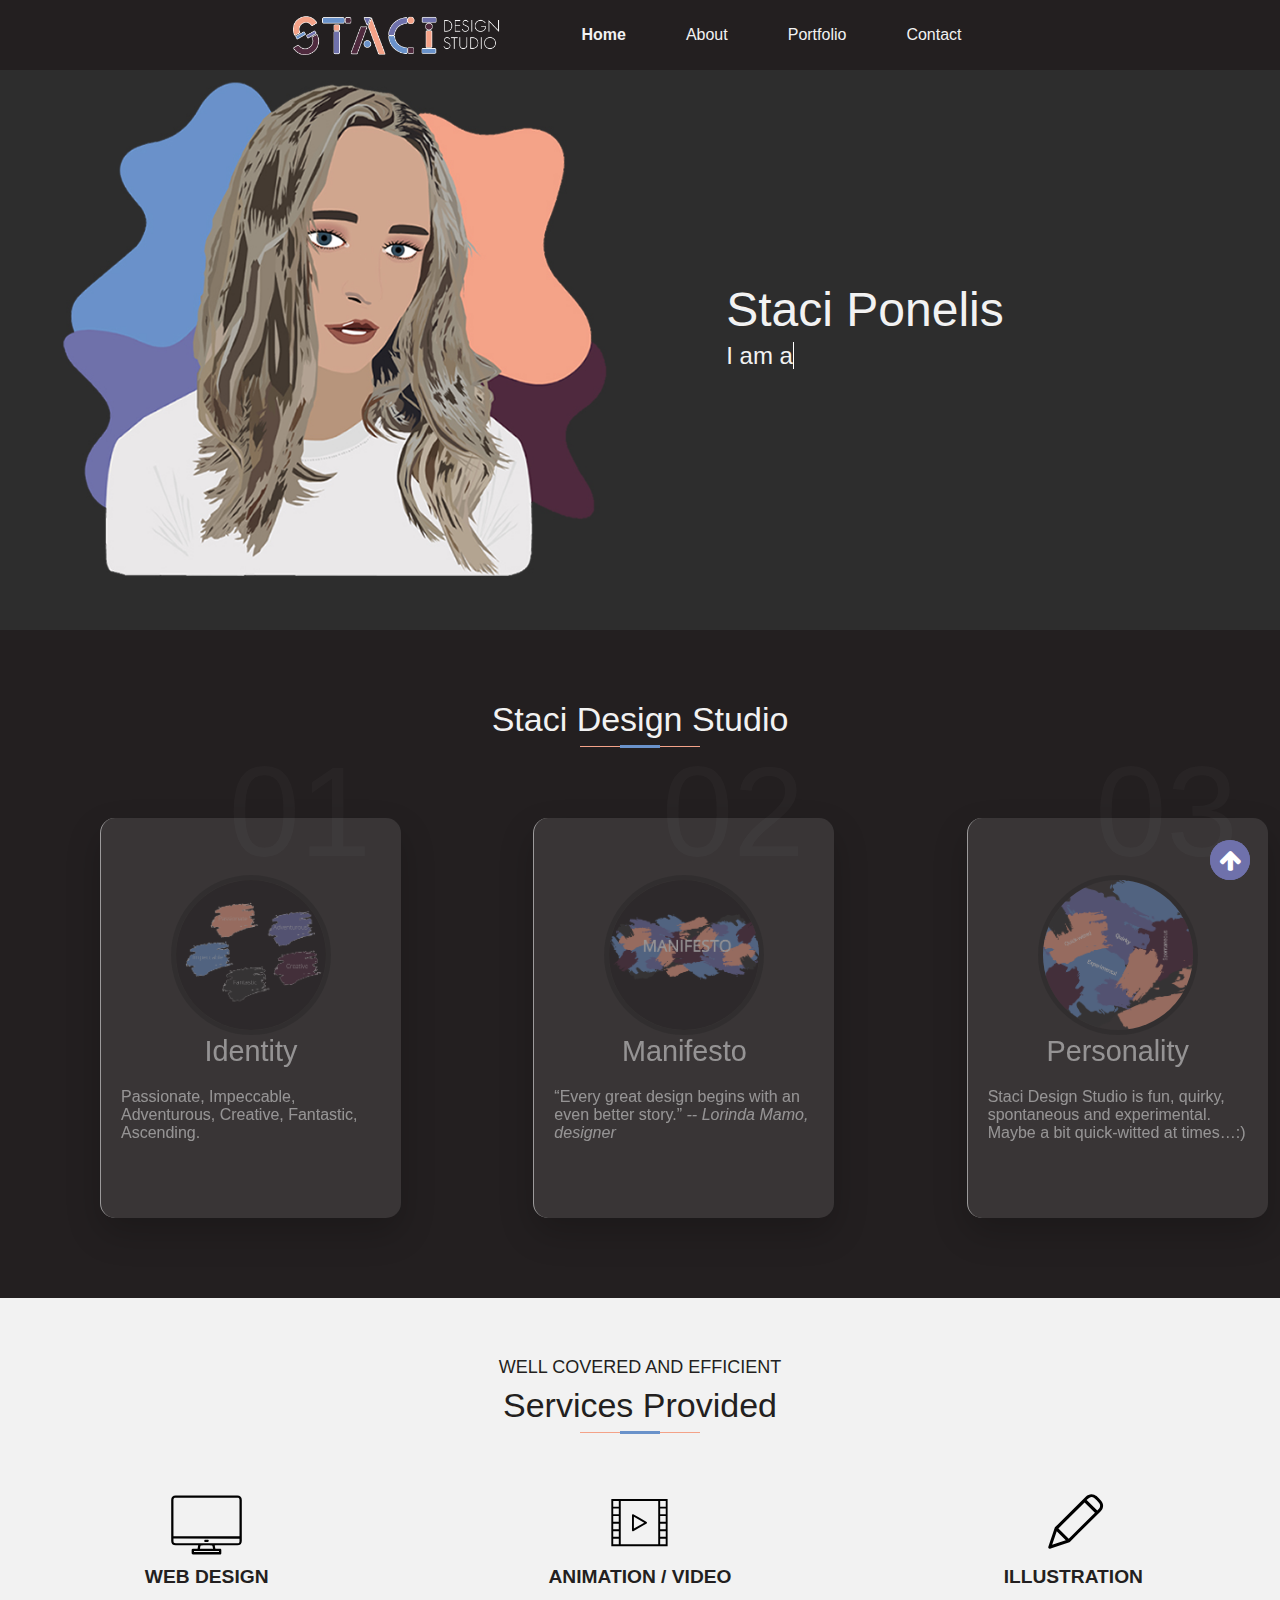
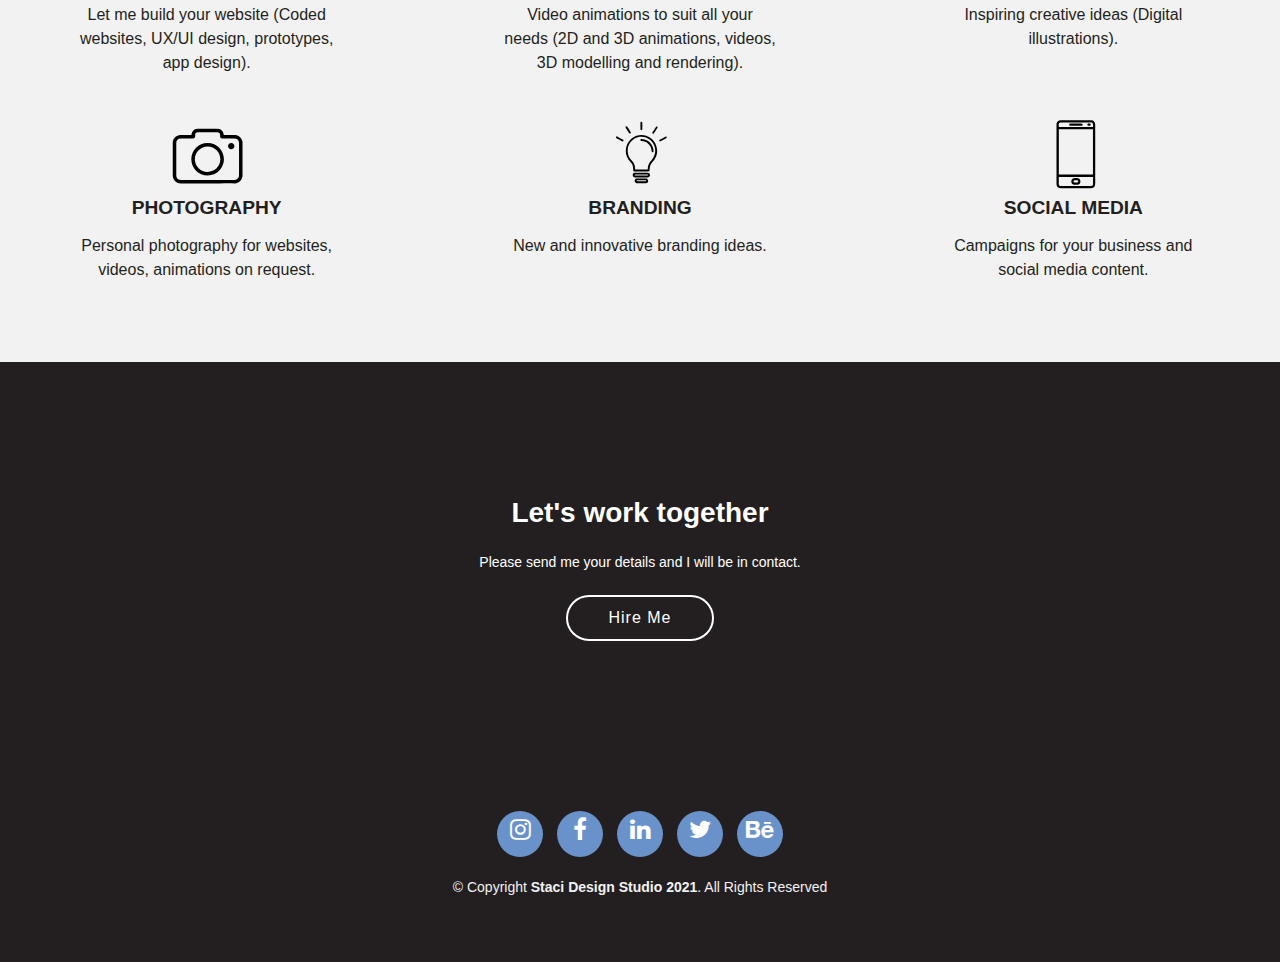
<file: index.html>
<!DOCTYPE html>
<html>

<head>
    <meta charset="utf-8">
    <title>Staci Design Studio</title>
    <meta name="google-site-verification" content="T0LTbbRxl8_8oo951PfNf63t4nc1r84gE-8IVC5xJl0" />
    <meta name="viewport" content="width=device-width, initial-scale=1.0">
    <meta name="description" content="Staci Design Studio offers services in web design, animation, video and illustration. Our services include branding solutions and social media campaigning and photography.">
    <meta property="og:description" content="Welcome to Staci Design Studio where we can offer you services in web design, animation and video to branding solutions and social media campaigns.">
    <meta name="keywords" content="Web design, animation, video, social media, photography,branding, illustration">
    <meta name="author" content="Staci Ponelis">
    <link rel="stylesheet" href="css\style.css">
    <link rel="stylesheet" href="css\style-tablet.css">
    <link rel="stylesheet" href="css\style-desktop.css">
    <link rel="stylesheet" href="https://cdnjs.cloudflare.com/ajax/libs/font-awesome/4.7.0/css/font-awesome.min.css">
    <!--Favicons-->
    <link href="/images/PNG/favicon.png" rel="icon">
    <link href="/images/PNG/apple-touch-icon.png" rel="apple-touch-icon">

</head>

<body>
    <!--Header-->
    <header>
        <nav>
            <div class="logo"><img src="images/PNG/Staci-Logo-5.png" alt="Staci Design Studio" style="height: 40px;"><img></div>
            <ul id="menu">
                <li><a href="index.html" class="active">Home</a></li>
                <li><a href="about.html">About</a></li>
                <li><a href="portfolio.html">Portfolio</a></li>
                <li><a href="contact.html">Contact</a></li>
            </ul>

            <div id="hamburger">
                <div class="line" id="one"></div>
                <div class="line" id="two"></div>
                <div class="line" id="three"></div>
            </div>
        </nav>

        <div class="mobile-menu">
            <ul class="mobile-menu__items">
                <li><a href="index.html">Home</a></li>
                <li><a href="about.html">About</a></li>
                <li><a href="portfolio.html">Portfolio</a></li>
                <li><a href="contact.html">Contact</a></li>
            </ul>
        </div>
    </header>
    <!--Hero Section -->
    <section class="hero">
        <div class="row">
            <div class="hero-title">
                <h1>Staci Ponelis</h1>
                <div>
                    <p>
                        <a href="" class="typewrite" data-period="2000" data-type='[ "I am a Designer.", "I am a Photographer.", "I love to Develop.", "I am a Freelancer." ]'>
                            <span class="wrap"></span></a>
                    </p>
                </div>
            </div>
        </div>
    </section>
    </header>
    <!-- End Header -->

    <section class="section-bg-dark">
        <div class="wrapper-brand">
            <!--Heading Section -->
            <div id="section" class="section-title">
                <h1>Staci Design Studio</h1>
            </div>
            <!--Three Column Brand Section -->
            <div id="identity" class="identity">
                <div class="container">
                    <div class="card">
                        <div class="content">
                            <h2>01</h2>
                            <div class="imgBx"><img src="/images/PNG/identity.png" alt="Staci Design Studio Identity"></div>
                            <h3>Identity</h3>
                            <p>Passionate, Impeccable, Adventurous, Creative, Fantastic, Ascending.</p>
                        </div>
                    </div>
                </div>
            </div>
            <div id="manifesto" class="manifesto">
                <div class="container">
                    <div class="card">
                        <div class="content">
                            <h2>02</h2>
                            <div class="imgBx"><img src="/images/PNG/manifesto.png" alt="Staci Design Studio Manifesto"></div>
                            <h3>Manifesto</h3>
                            <p>“Every great design begins with an even better story.” <em>-- Lorinda Mamo, designer</em></p>
                        </div>
                    </div>
                </div>
            </div>
            <div id="personality" class="personality">
                <div class="container">
                    <div class="card">
                        <div class="content">
                            <h2>03</h2>
                            <div class="imgBx"><img src="/images/PNG/personality.png" alt="Staci Design Studio Personality"></div>
                            <h3>Personality</h3>
                            <p>Staci Design Studio is fun, quirky, spontaneous and experimental. Maybe a bit quick-witted at times…:)</p>
                        </div>
                    </div>
                </div>
            </div>
        </div>
    </section>

    <section class="section-bg-mid">
        <div class="wrapper-services">
            <!--Heading Section -->
            <div id="section" class="section-title">
                <h2>well covered and efficient</h2>
                <h1>Services Provided</h1>
            </div>
            <!--Three Column Services Section -->
            <div id="webdesign" class="webdesign">
                <div class="icon-box">
                    <img src="/images/ICONS/icons-web-black.svg" height="82px" alt="Web Design">
                    <h4 class="title"><a href="portfolio.html">Web Design</a></h4>
                    <p class="description">Let me build your website (Coded websites, UX/UI design, prototypes, app design).</p>
                </div>
            </div>
            <div id="animation" class="animation">
                <div class="icon-box">
                    <img src="/images/ICONS/icons-animation-black.svg" height="82px" alt="Animation">
                    <h4 class="title"><a href="portfolio.html">Animation / Video</a></h4>
                    <p class="description">Video animations to suit all your needs (2D and 3D animations, videos, 3D modelling and rendering).</p>
                </div>
            </div>
            <div id="illustration" class="illustration">
                <div class="icon-box">
                    <img src="/images/ICONS/icons-illustration-black.svg" height="82px" alt="Illustration">
                    <h4 class="title"><a href="portfolio.html">Illustration</a></h4>
                    <p class="description">Inspiring creative ideas (Digital illustrations).</p>
                </div>
            </div>
            <div id="photography" class="photography">
                <div class="icon-box">
                    <img src="/images/ICONS/icons-photography-black.svg" height="82px" alt="Photography">
                    <h4 class="title"><a href="portfolio.html">Photography</a></h4>
                    <p class="description">Personal photography for websites, videos, animations on request.</p>
                </div>
            </div>
            <div id="branding" class="branding">
                <div class="icon-box">
                    <img src="/images/ICONS/icons-branding-black.svg" height="82px" alt="Branding">
                    <h4 class="title"><a href="portfolio.html">Branding</a></h4>
                    <p class="description">New and innovative branding ideas.</p>
                </div>
            </div>
            <div id="socialmedia" class="socialmedia">
                <div class="icon-box">
                    <img src="/images/ICONS/icons-social-media-black.svg" height="82px" alt="Social Media">
                    <h4 class="title"><a href="portfolio.html">Social Media</a></h4>
                    <p class="description">Campaigns for your business and social media content.</p>
                </div>
            </div>
        </div>
    </section>

    <!--Pre Footer Section -->

    <div id="pre-footer">
        <div class="container">
            <div id="cta" class="cta">
                <div class="cta-box">
                    <p>
                        <h3>Let's work together</h3>
                    </p>
                    <p> Please send me your details and I will be in contact.</p>
                    <p><a class="cta-btn" href="contact.html">Hire Me</a></p>
                </div>
            </div>
        </div>
    </div>

    <!--Footer Section -->

    <footer class="footer">
        <div class="row">
            <div class="footer-links">
                <div class="social-links">
                    <a href="https://www.instagram.com/staci_designstudio/" class="instagram"><i class="fa fa-instagram" aria-hidden="true"></i></a>
                    <a href="https://www.facebook.com/Staci-Design-Studio-102490975268695 " class="facebook"><i class="fa fa-facebook" aria-hidden="true"></i></a>
                    <a href="https://www.linkedin.com/in/staci-ponelis-951593190/" class="linkedin"><i class="fa fa-linkedin" aria-hidden="true"></i></a>
                    <a href="https://twitter.com/staci_pon" class="twitter"><i class="fa fa-twitter" aria-hidden="true"></i></a>
                    <a href="https://www.behance.net/staciponelis/moodboards" class="behance"><i class="fa fa-behance" aria-hidden="true"></i></a>
                </div>
            </div>
        </div>
        <div class="row">
            <div class="copyright">
                © Copyright <strong><span>Staci Design Studio 2021</span></strong>. All Rights Reserved
            </div>
        </div>
    </footer>

    <div><button onclick="topFunction()" id="myBtn" title="Go to top">^</button></div>
    <div><button onclick="topFunction()" id="myBtn" title="Go to top"><i class="fa fa-arrow-up" aria-hidden="true"></i>
    </button></div>

    <script src="js/menu.js"></script>
    <script src="js/typewriter.js"></script>
    <script src="js/topfunction.js"></script>
</body>

</html>
</file>
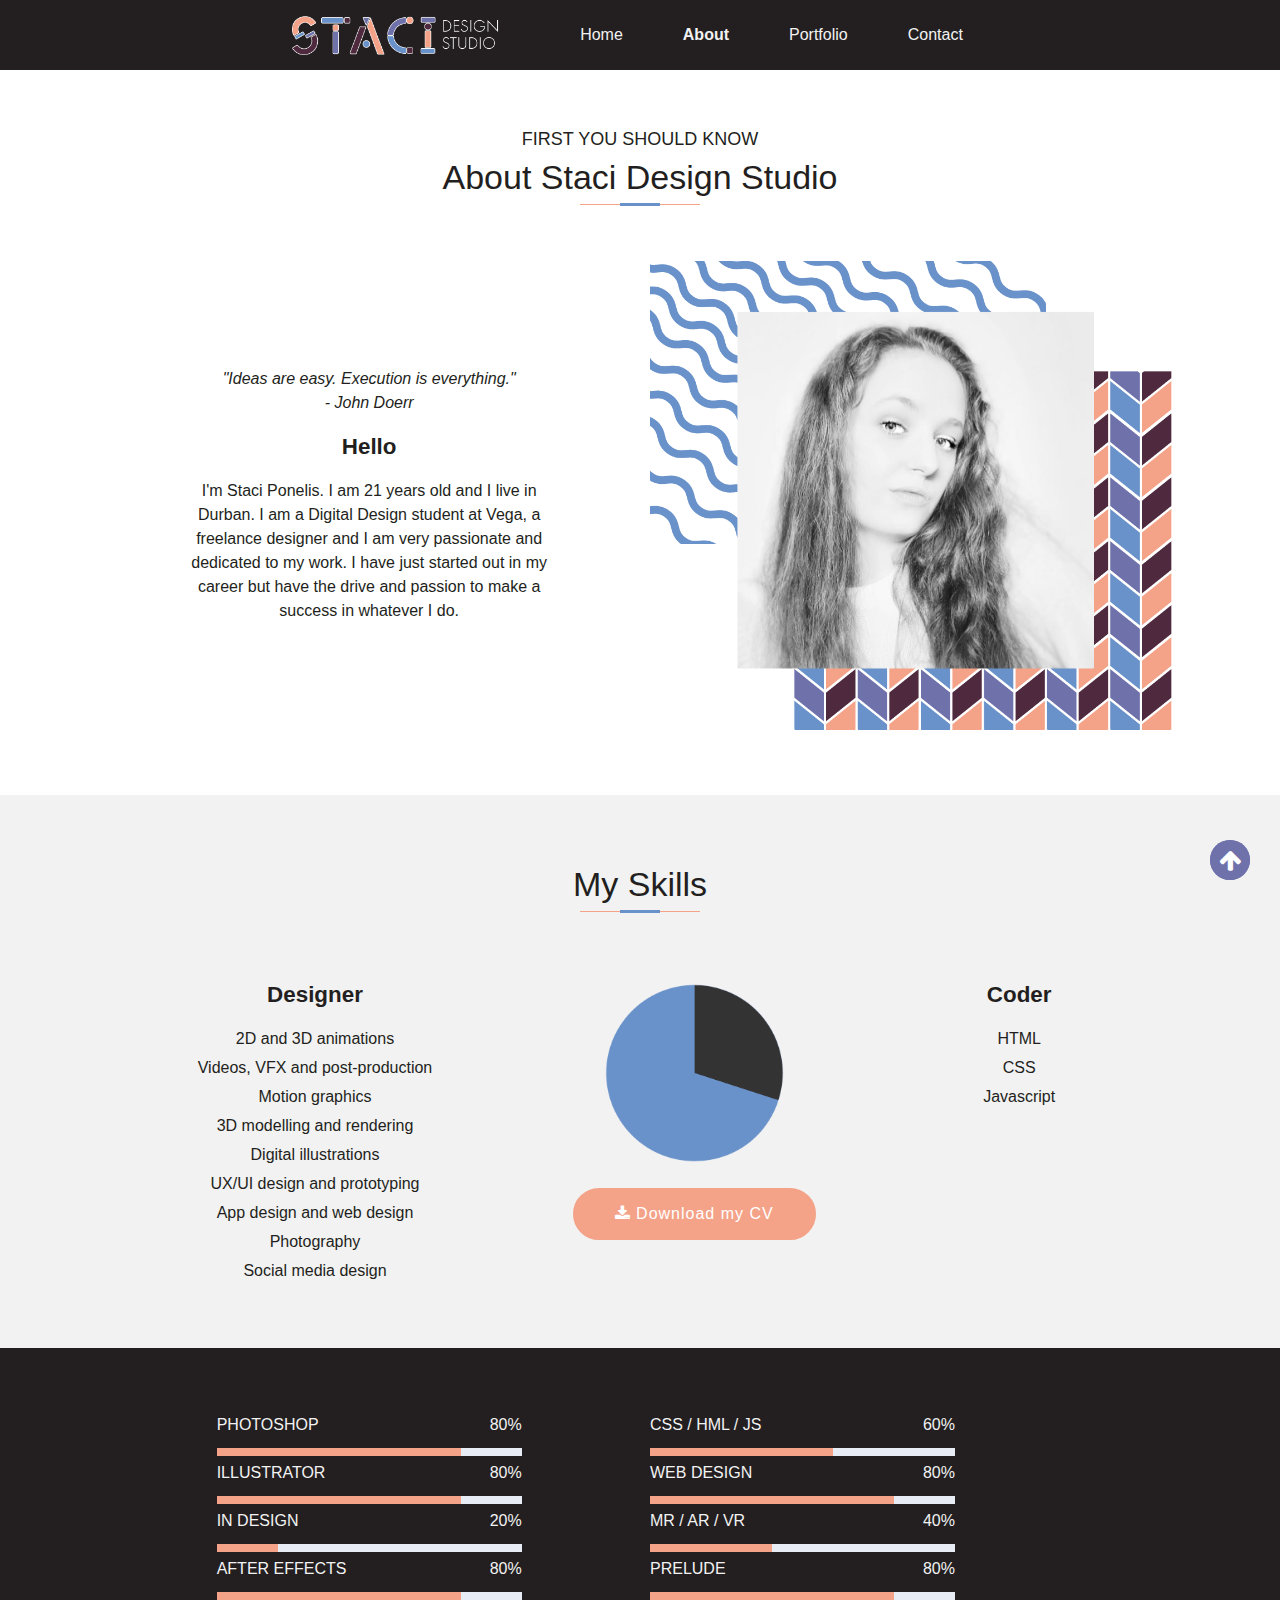
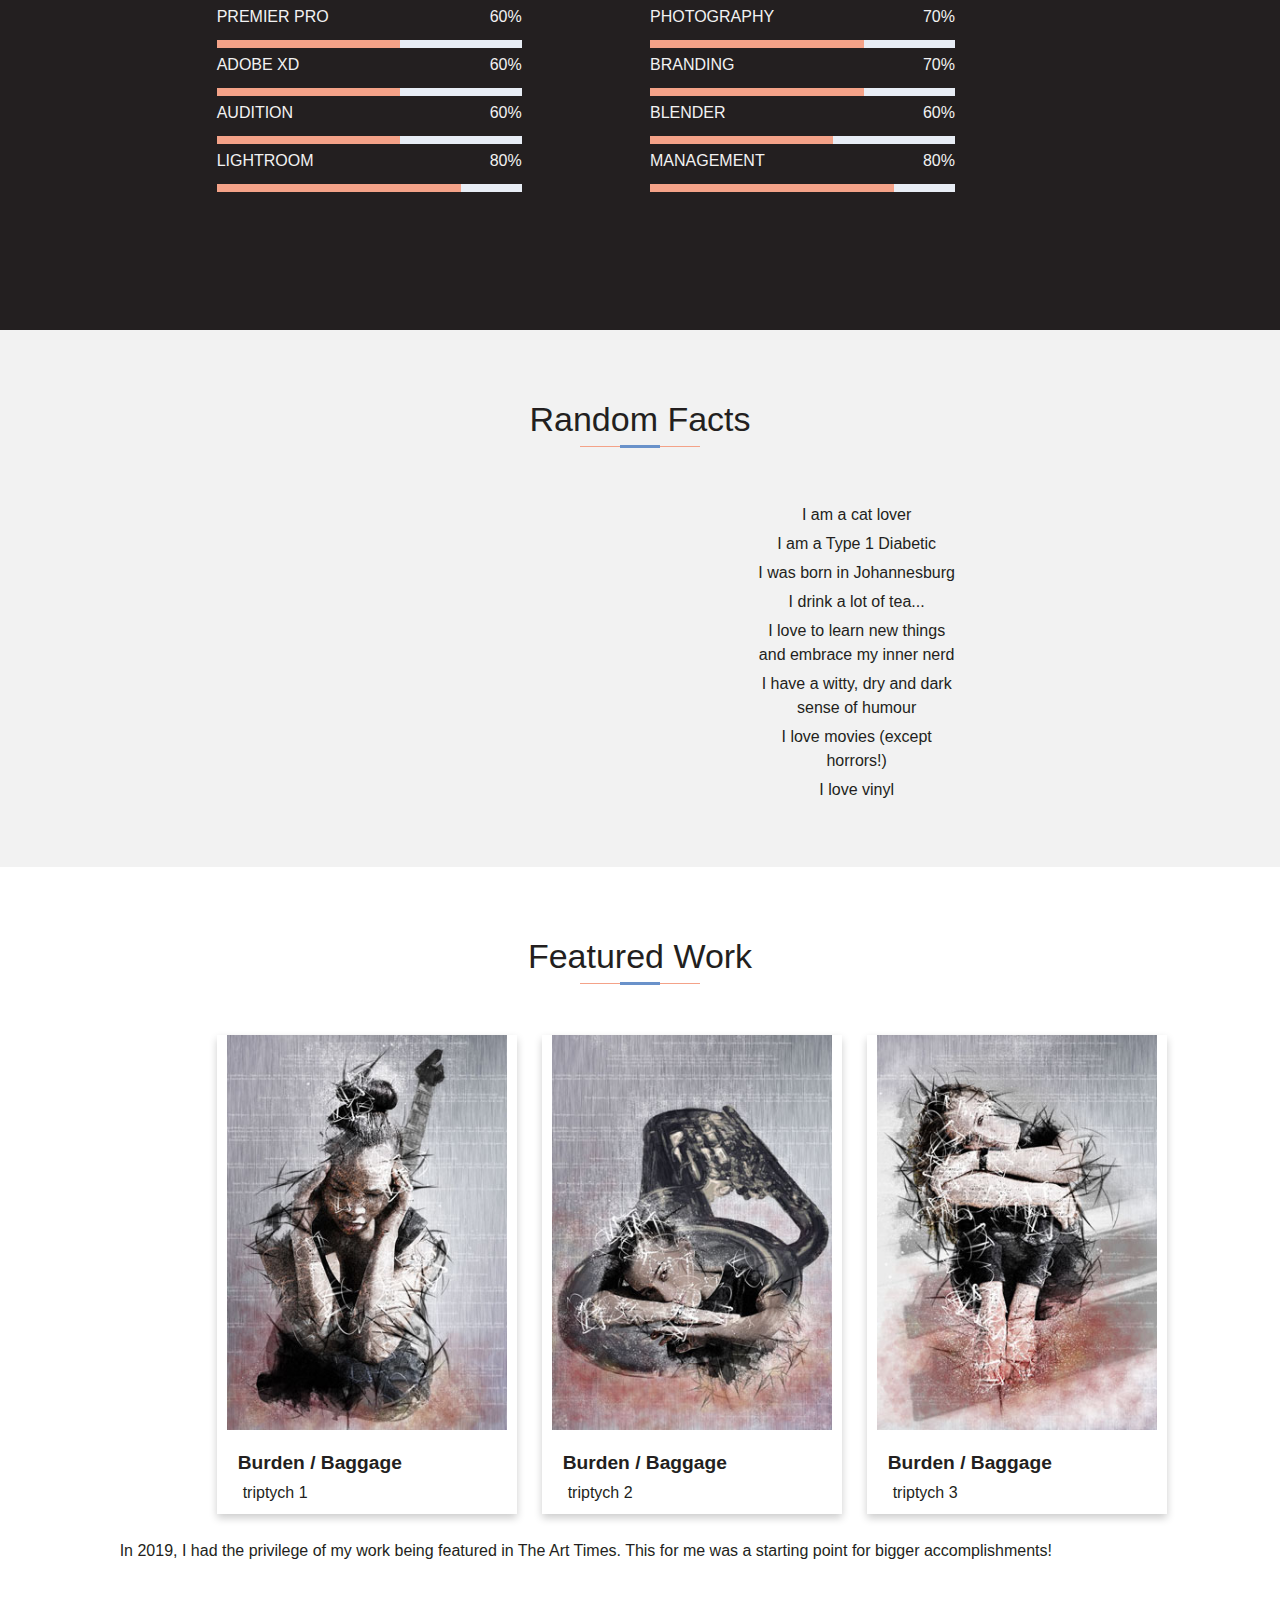
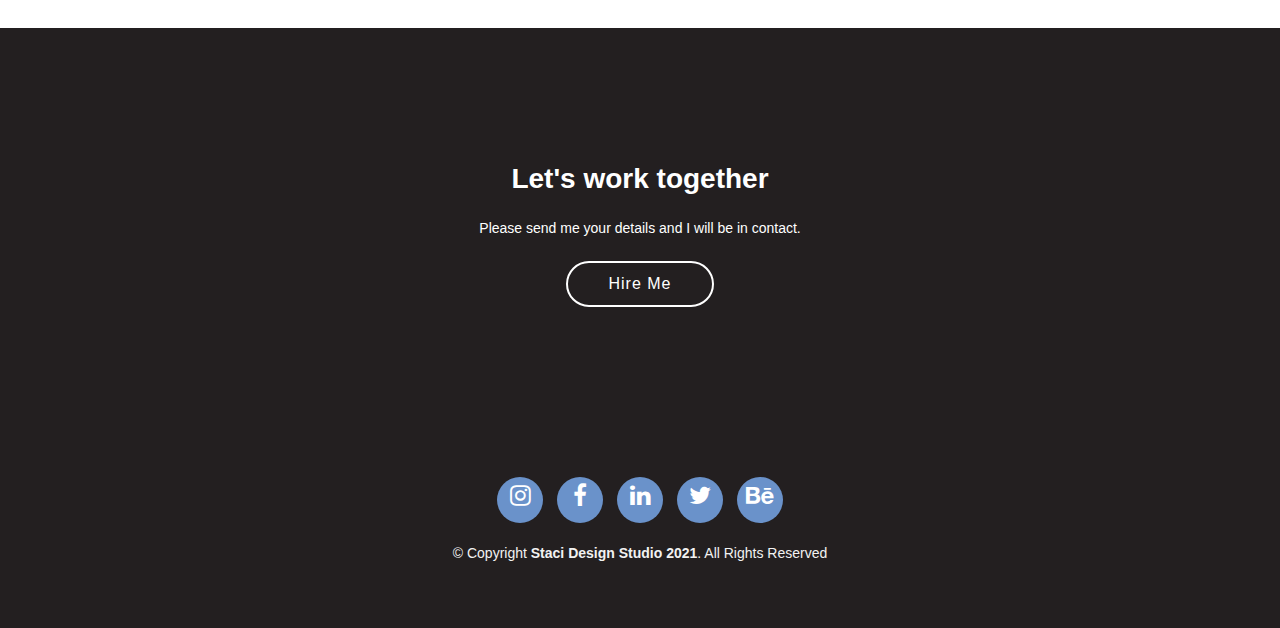
<file: about.html>
<!DOCTYPE html>
<html>

<head>
    <meta charset="utf-8">
    <title>About Staci Design Studio</title>
    <meta name="viewport" content="width=device-width, initial-scale=1.0">
    <meta name="description" content="About Staci, the owner of Staci Design Studio, her skills and curriculum vitae.">
    <meta property="og:description" content="About Staci Design Studio.">
    <meta name="keywords" content="designer, freelance designer, 2D 3D animation, motion graphics, digital illustrations, UX UI Design, app design, coder">
    <meta name="author" content="Staci Ponelis">
    <link rel="stylesheet" href="css\style.css">
    <link rel="stylesheet" href="css\style-tablet.css">
    <link rel="stylesheet" href="css\style-desktop.css">
    <link rel="stylesheet" href="https://cdnjs.cloudflare.com/ajax/libs/font-awesome/4.7.0/css/font-awesome.min.css">
    <!--Favicons-->
    <link href="/images/PNG/favicon.png" rel="icon">
    <link href="/images/PNG/apple-touch-icon.png" rel="apple-touch-icon">
</head>

<body>
    <!--Header-->
    <header>
        <nav>
            <div class="logo"><img src="images/PNG/Staci-Logo-5.png" alt="Staci Design Studio" style="height: 40px;"><img></div>
            <ul id="menu">
                <li><a href="index.html">Home</a></li>
                <li><a href="about.html" class="active">About</a></li>
                <li><a href="portfolio.html">Portfolio</a></li>
                <li><a href="contact.html">Contact</a></li>
            </ul>

            <div id="hamburger">
                <div class="line" id="one"></div>
                <div class="line" id="two"></div>
                <div class="line" id="three"></div>
            </div>
        </nav>

        <div class="mobile-menu">
            <ul class="mobile-menu__items">
                <li><a href="index.html">Home</a></li>
                <li><a href="about.html">About</a></li>
                <li><a href="portfolio.html">Portfolio</a></li>
                <li><a href="contact.html">Contact</a></li>
            </ul>
        </div>
    </header>

    <section class="section-bg-light">
        <div class="wrapper-about">
            <!--Heading Section -->
            <div id="section" class="section-title">
                <h2>first you should know</h2>
                <h1>About Staci Design Studio</h1>
            </div>
            <!--Two About Section -->
            <div id="abouttext" class="abouttext">
                <div class="tbox">
                    <div class="tbox-box">
                        <p class="quote">"Ideas are easy. Execution is everything." <br>- John Doerr</p>
                        <h4 class="title">Hello</h4>
                        <p class="description">I'm Staci Ponelis. I am 21 years old and I live in Durban. I am a Digital Design student at Vega, a freelance designer and I am very passionate and dedicated to my work. I have just started out in my career but have the drive and
                            passion to make a success in whatever I do.
                        </p>
                    </div>
                </div>

            </div>
            <div id="aboutimg" class="aboutimg">
                <div class="tbox">
                    <div class="tbox-box">
                        <img src="/images/PNG/Me.png" width="100%" alt="Staci Ponelis">
                    </div>
                </div>
            </div>

        </div>
    </section>

    <section class="section-bg-mid">
        <div class="wrapper-skills">
            <!--Heading Section -->
            <div id="section" class="section-title">
                <h1>My Skills</h1>
            </div>
            <!--Three Skills Section -->
            <div id="skillstext1" class="skillstext1">
                <div class="tbox">
                    <div class="tbox-box">
                        <h4 class="title">Designer</h4>
                        <p class="description">2D and 3D animations</p>
                        <p class="description">Videos, VFX and post-production</p>
                        <p class="description">Motion graphics</p>
                        <p class="description">3D modelling and rendering</p>
                        <p class="description">Digital illustrations</p>
                        <p class="description">UX/UI design and prototyping</p>
                        <p class="description">App design and web design</p>
                        <p class="description">Photography</p>
                        <p class="description">Social media design</p>
                    </div>
                </div>
            </div>
            <div id="skillsimg" class="skillsimg">
                <div class="tbox">
                    <div class="tbox-box">
                        <img src="/images/PNG/Graph-designer-coder.png" width="100%" alt="skills">
                        <a href="/documents/CV-StaciDesignStudio.pdf" download="" class="button"><i class="fa fa-download"></i> Download my CV</a>
                    </div>
                </div>
            </div>
            <div id="skillstext2" class="skillstext2">
                <div class="tbox">
                    <div class="tbox-box">
                        <h4 class="title">Coder</h4>
                        <p class="description">HTML</p>
                        <p class="description">CSS</p>
                        <p class="description">Javascript</p>
                    </div>
                </div>
            </div>
        </div>
    </section>

    <section class="section-bg-dark">
        <div class="wrapper-progress">
            <!--Skills Section -->
            <div id="progressbar-left" class="progressbar-left">
                <div class="progress">
                    <span class="skill">PHOTOSHOP <i class="val">80%</i></span>
                    <div class="progress-bar-wrap">
                        <div class="progress-bar" role="progressbar" aria-valuenow="80" aria-valuemin="0" aria-valuemax="100" style="width: 80%;"></div>
                    </div>
                    <span class="skill">ILLUSTRATOR <i class="val">80%</i></span>
                    <div class="progress-bar-wrap">
                        <div class="progress-bar" role="progressbar" aria-valuenow="80" aria-valuemin="0" aria-valuemax="100" style="width: 80%;"></div>
                    </div>
                    <span class="skill">IN DESIGN <i class="val">20%</i></span>
                    <div class="progress-bar-wrap">
                        <div class="progress-bar" role="progressbar" aria-valuenow="20" aria-valuemin="0" aria-valuemax="100" style="width: 20%;"></div>
                    </div>
                    <span class="skill">AFTER EFFECTS <i class="val">80%</i></span>
                    <div class="progress-bar-wrap">
                        <div class="progress-bar" role="progressbar" aria-valuenow="80" aria-valuemin="0" aria-valuemax="100" style="width: 80%;"></div>
                    </div>
                    <span class="skill">PREMIER PRO <i class="val">60%</i></span>
                    <div class="progress-bar-wrap">
                        <div class="progress-bar" role="progressbar" aria-valuenow="60" aria-valuemin="0" aria-valuemax="100" style="width: 60%;"></div>
                    </div>
                    <span class="skill">ADOBE XD <i class="val">60%</i></span>
                    <div class="progress-bar-wrap">
                        <div class="progress-bar" role="progressbar" aria-valuenow="60" aria-valuemin="0" aria-valuemax="100" style="width: 60%;"></div>
                    </div>
                    <span class="skill">AUDITION <i class="val">60%</i></span>
                    <div class="progress-bar-wrap">
                        <div class="progress-bar" role="progressbar" aria-valuenow="60" aria-valuemin="0" aria-valuemax="100" style="width: 60%;"></div>
                    </div>
                    <span class="skill">LIGHTROOM <i class="val">80%</i></span>
                    <div class="progress-bar-wrap">
                        <div class="progress-bar" role="progressbar" aria-valuenow="80" aria-valuemin="0" aria-valuemax="100" style="width: 80%;"></div>
                    </div>
                </div>
            </div>
            <div id="progressbar-right" class="progressbar-right">
                <div class="progress">
                    <span class="skill">CSS / HML / JS <i class="val">60%</i></span>
                    <div class="progress-bar-wrap">
                        <div class="progress-bar" role="progressbar" aria-valuenow="60" aria-valuemin="0" aria-valuemax="100" style="width: 60%;"></div>
                    </div>
                    <span class="skill">WEB DESIGN <i class="val">80%</i></span>
                    <div class="progress-bar-wrap">
                        <div class="progress-bar" role="progressbar" aria-valuenow="80" aria-valuemin="0" aria-valuemax="100" style="width: 80%;"></div>
                    </div>
                    <span class="skill">MR / AR / VR <i class="val">40%</i></span>
                    <div class="progress-bar-wrap">
                        <div class="progress-bar" role="progressbar" aria-valuenow="40" aria-valuemin="0" aria-valuemax="100" style="width: 40%;"></div>
                    </div>
                    <span class="skill">PRELUDE <i class="val">80%</i></span>
                    <div class="progress-bar-wrap">
                        <div class="progress-bar" role="progressbar" aria-valuenow="80" aria-valuemin="0" aria-valuemax="100" style="width: 80%;"></div>
                    </div>
                    <span class="skill">PHOTOGRAPHY <i class="val">70%</i></span>
                    <div class="progress-bar-wrap">
                        <div class="progress-bar" role="progressbar" aria-valuenow="70" aria-valuemin="0" aria-valuemax="100" style="width: 70%;"></div>
                    </div>
                    <span class="skill">BRANDING <i class="val">70%</i></span>
                    <div class="progress-bar-wrap">
                        <div class="progress-bar" role="progressbar" aria-valuenow="70" aria-valuemin="0" aria-valuemax="100" style="width: 70%;"></div>
                    </div>
                    <span class="skill">BLENDER <i class="val">60%</i></span>
                    <div class="progress-bar-wrap">
                        <div class="progress-bar" role="progressbar" aria-valuenow="60" aria-valuemin="0" aria-valuemax="100" style="width: 60%;"></div>
                    </div>
                    <span class="skill">MANAGEMENT <i class="val">80%</i></span>
                    <div class="progress-bar-wrap">
                        <div class="progress-bar" role="progressbar" aria-valuenow="80" aria-valuemin="0" aria-valuemax="100" style="width: 80%;"></div>
                    </div>
                </div>
            </div>
        </div>
    </section>

    <section class="section-bg-mid">
        <div class="wrapper-facts">
            <!--Heading Section -->
            <div id="section" class="section-title">
                <h1>Random Facts</h1>
            </div>
            <!--Video -->
            <div id="factsvideo" class="factsvideo">
                <div class="tbox">
                    <iframe width="350" height="197" src="https://www.youtube.com/embed/V1jY0T-Ig5I?controls=0" title="YouTube video player" frameborder="0" allow="accelerometer; autoplay; clipboard-write; encrypted-media; gyroscope; picture-in-picture" allowfullscreen></iframe>
                </div>
            </div>
            <div id="factstext" class="factstext">
                <div class="tbox">
                    <div class="tbox-box">
                        <p>I am a cat lover</p>
                        <p>I am a Type 1 Diabetic</p>
                        <p>I was born in Johannesburg</p>
                        <p>I drink a lot of tea...</p>
                        <p>I love to learn new things and embrace my inner nerd</p>
                        <p>I have a witty, dry and dark sense of humour</p>
                        <p>I love movies (except horrors!)</p>
                        <p>I love vinyl</p>
                    </div>
                </div>
            </div>
    </section>

    <section class="section-bg-light">
        <div class="wrapper-work">
            <!--Heading Section -->
            <div id="section" class="section-title">
                <h1>Featured Work</h1>
            </div>
            <!--Image cards -->
            <div id="card1" class="card1">
                <div class="card">
                    <img src="images/JPG/Siya.jpg" alt="Burden Baggage Siya" width="280x">
                    <div class="container">
                        <h4><b>Burden / Baggage </b></h4>
                        <p>triptych 1</p>
                    </div>
                </div>
            </div>
            <div id="card2" class="card2">
                <div class="card">
                    <img src="images/JPG/Aimee.jpg" alt="Burden Baggage Aimee" width="280px">
                    <div class="container">
                        <h4><b>Burden / Baggage </b></h4>
                        <p>triptych 2</p>
                    </div>
                </div>
            </div>
            <div id="card3" class="card3">
                <div class="card">
                    <img src="images/JPG/Tatum.jpg" alt="Burden Baggage Tatum" width="280px">
                    <div class="container">
                        <h4><b>Burden / Baggage </b></h4>
                        <p>triptych 3</p>
                    </div>
                </div>
            </div>
            <div id="worktext" class="worktext">
                <div class="tbox">
                    <div class="tbox-box">
                        <p>In 2019, I had the privilege of my work being featured in The Art Times. This for me was a starting point for bigger accomplishments!</p>
                    </div>
                </div>
            </div>
    </section>

    <!--Pre Footer Section -->
    <div class="container">
        <div id="pre-footer" class="pre-footer">
            <div id="cta" class="cta">
                <div class="cta-box">
                    <p>
                        <h3>Let's work together</h3>
                    </p>
                    <p> Please send me your details and I will be in contact.</p>
                    <p><a class="cta-btn" href="contact.html">Hire Me</a></p>
                </div>
            </div>
        </div>
    </div>

    <!--Footer Section -->

    <footer class="footer">
        <div class="row">
            <div class="footer-links">
                <div class="social-links">
                    <a href="https://www.instagram.com/staci_designstudio/" class="instagram"><i class="fa fa-instagram" aria-hidden="true"></i></a>
                    <a href="https://www.facebook.com/Staci-Design-Studio-102490975268695 " class="facebook"><i class="fa fa-facebook" aria-hidden="true"></i></a>
                    <a href="https://www.linkedin.com/in/staci-ponelis-951593190/" class="linkedin"><i class="fa fa-linkedin" aria-hidden="true"></i></a>
                    <a href="https://twitter.com/staci_pon" class="twitter"><i class="fa fa-twitter" aria-hidden="true"></i></a>
                    <a href="https://www.behance.net/staciponelis/moodboards" class="behance"><i class="fa fa-behance" aria-hidden="true"></i></a>
                </div>
            </div>
        </div>
        <div class="row">
            <div class="copyright">
                © Copyright <strong><span>Staci Design Studio 2021</span></strong>. All Rights Reserved
            </div>
        </div>
    </footer>

    <div><button onclick="topFunction()" id="myBtn" title="Go to top">^</button></div>
    <div><button onclick="topFunction()" id="myBtn" title="Go to top"><i class="fa fa-arrow-up" aria-hidden="true"></i>
    </button></div>

    <script src="js/menu.js"></script>
    <script src="js/typewriter.js"></script>
    <script src="js/topfunction.js"></script>

</body>

</html>
</file>
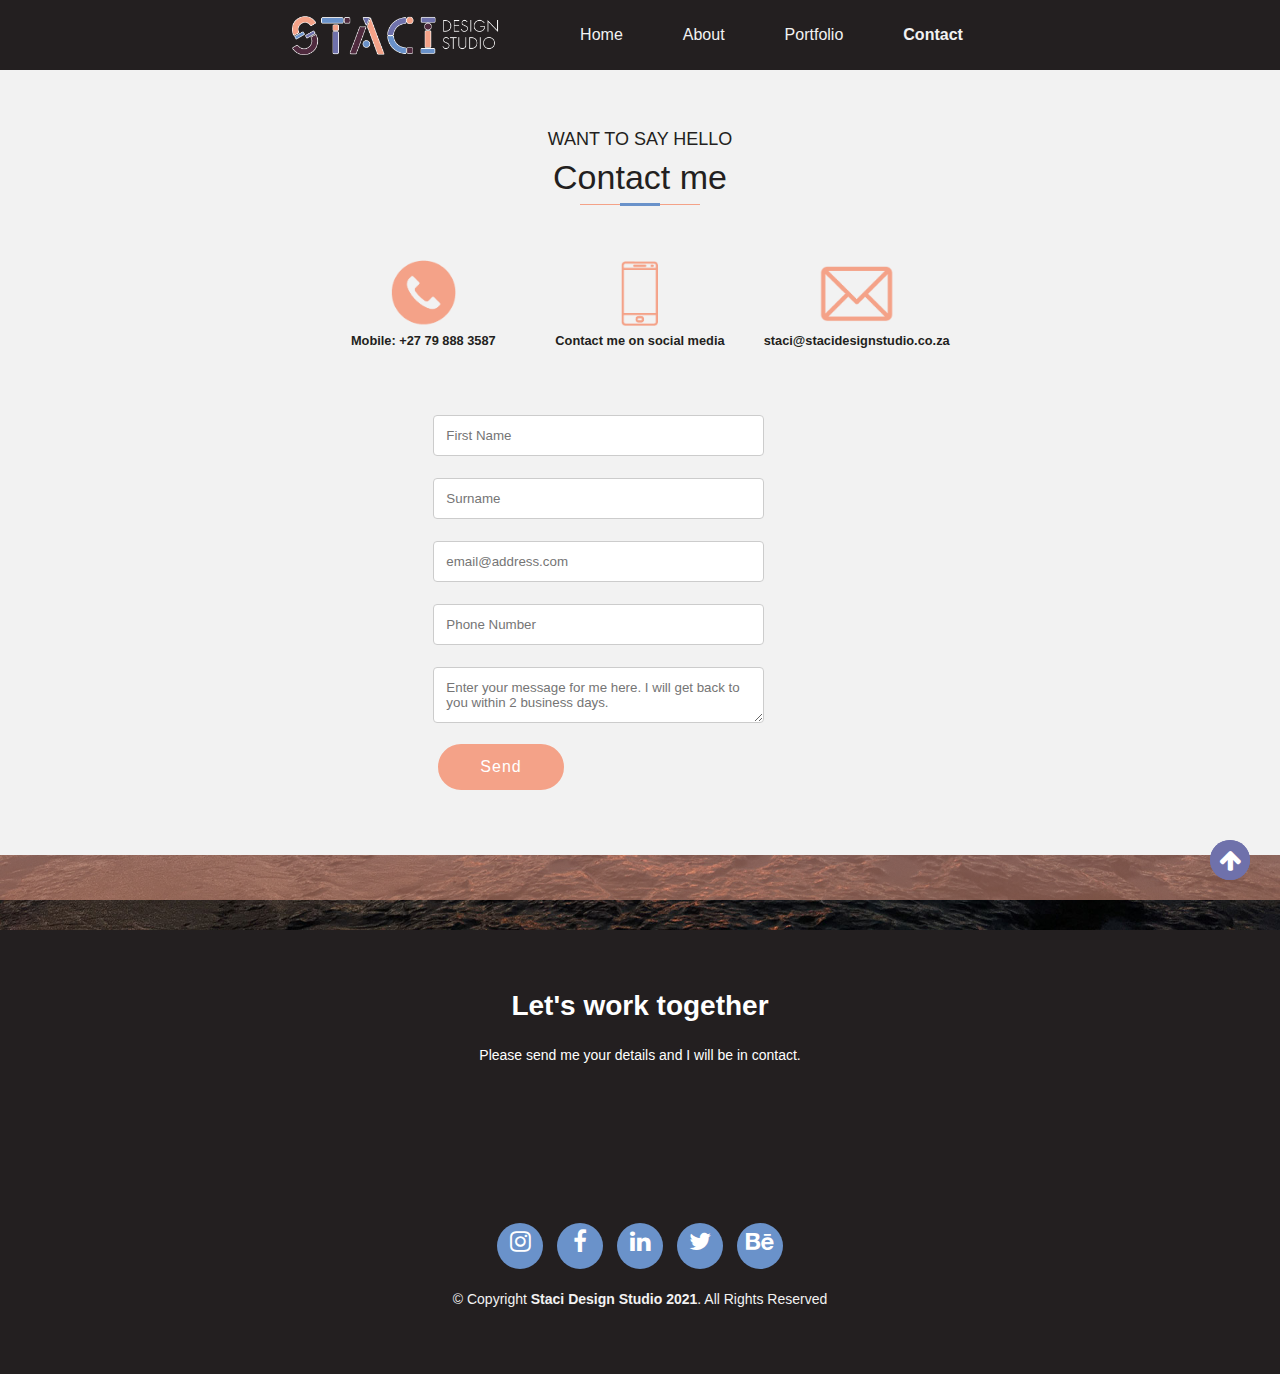
<file: contact.html>
<!DOCTYPE html>
<html lang="en">

<head>
    <meta charset="utf-8">
    <title>Contact Staci Design Studio</title>
    <meta name="viewport" content="width=device-width, initial-scale=1.0">
    <meta name="description" content="Contact Staci Design Studio.">
    <meta property="og:description" content="Contact Staci Design Studio.">
    <meta name="keywords" content="Email, mobile, contact me">
    <meta name="author" content="Staci Ponelis">
    <link rel="stylesheet" href="css\style.css">
    <link rel="stylesheet" href="css\style-tablet.css">
    <link rel="stylesheet" href="css\style-desktop.css">
    <link rel="stylesheet" href="css\form.css">
    <link rel="stylesheet" href="https://cdnjs.cloudflare.com/ajax/libs/font-awesome/4.7.0/css/font-awesome.min.css">
    <!--Favicons-->
    <link href="/images/PNG/favicon.png" rel="icon">
    <link href="/images/PNG/apple-touch-icon.png" rel="apple-touch-icon">
</head>

<body>
    <!--Header-->
    <header>
        <nav>
            <div class="logo"><img src="images/PNG/Staci-Logo-5.png" alt="Staci Design Studio" style="height: 40px;"><img></div>
            <ul id="menu">
                <li><a href="index.html">Home</a></li>
                <li><a href="about.html">About</a></li>
                <li><a href="portfolio.html">Portfolio</a></li>
                <li><a href="contact.html" class="active">Contact</a></li>
            </ul>

            <div id="hamburger">
                <div class="line" id="one"></div>
                <div class="line" id="two"></div>
                <div class="line" id="three"></div>
            </div>
        </nav>

        <div class="mobile-menu">
            <ul class="mobile-menu__items">
                <li><a href="index.html">Home</a></li>
                <li><a href="about.html">About</a></li>
                <li><a href="portfolio.html">Portfolio</a></li>
                <li><a href="contact.html">Contact</a></li>
            </ul>
        </div>
    </header>

    <!-- ======= Contact Section ======= -->
    <section class="section-bg-mid">
        <div class="wrapper-form">
            <!--Heading Section -->
            <div id="section" class="section-title">
                <h2>Want to say hello</h2>
                <h1>Contact me</h1>
            </div>

            <!--Three ColumnContact Me Section -->
            <div id="contactme" class="contactme-phone">
                <div class="icon-box">
                    <img src="/images/ICONS/icons-peach-phone.png" height="75px" alt="Contact Me">
                    <p class="contactme">Mobile: +27 79 888 3587</p>
                </div>
            </div>
            <div id="contactme" class="contactme-social">
                <div class="icon-box">
                    <img src="/images/ICONS/icons-peach-socialmedia.png" height="75px" alt="Social Media">
                    <p class="contactme">Contact me on social media</p>
                </div>
            </div>
            <div id="contactme" class="contactme-email">
                <div class="icon-box">
                    <img src="/images/ICONS/icons-peach-email.png" height="75px" alt="Email">
                    <p class="contactme">staci@stacidesignstudio.co.za</p>
                </div>
            </div>

            <!--Form -->
            <div id="contactform" class="contactform">
                <i class="fa fa-phone-square" aria-hidden="true"></i>
                <div class="contact-form">
                    <div class="form-group">
                        <div class="validation">These are required fields.</div>
                        <input type="text" class="form-control" placeholder="First Name" id="txtFirstName" />
                    </div>
                    <div class="form-group">
                        <div class="validation"></div>
                        <input type="text" class="form-control" placeholder="Surname" id="txtSurname" />
                    </div>
                    <div class="form-group">
                        <div class="validation"></div>
                        <input type="text" class="form-control" placeholder="email@address.com" id="txtEmail" />
                    </div>
                    <div class="form-group">
                        <div class="validation"></div>
                        <input type="text" class="form-control" placeholder="Phone Number" id="txtPhone" />
                    </div>
                    <div class="form-group">
                        <div class="validation"></div>
                        <textarea class="form-control" placeholder="Enter your message for me here. I will get back to you within 2 business days."></textarea>
                    </div>
                    <button class="button" id="btnSubmit">Send</button>
                </div>
            </div>
        </div>
    </section>
    <!-- End Contact Section -->

    <!--Pre Footer Section -->

    <div id="pre-footer">
        <div class="container">
            <div id="cta" class="cta">
                <div class="cta-box">
                    <p>
                        <h3>Let's work together</h3>
                    </p>
                    <p> Please send me your details and I will be in contact.</p>

                </div>
            </div>
        </div>
    </div>

    <!--Footer Section -->

    <footer class="footer">
        <div class="row">
            <div class="footer-links">
                <div class="social-links">
                    <a href="https://www.instagram.com/staci_designstudio/" class="instagram"><i class="fa fa-instagram" aria-hidden="true"></i></a>
                    <a href="https://www.facebook.com/Staci-Design-Studio-102490975268695 " class="facebook"><i class="fa fa-facebook" aria-hidden="true"></i></a>
                    <a href="https://www.linkedin.com/in/staci-ponelis-951593190/" class="linkedin"><i class="fa fa-linkedin" aria-hidden="true"></i></a>
                    <a href="https://twitter.com/staci_pon" class="twitter"><i class="fa fa-twitter" aria-hidden="true"></i></a>
                    <a href="https://www.behance.net/staciponelis/moodboards" class="behance"><i class="fa fa-behance" aria-hidden="true"></i></a>
                </div>
            </div>
        </div>
        <div class="row">
            <div class="copyright">
                © Copyright <strong><span>Staci Design Studio 2021</span></strong>. All Rights Reserved
            </div>
        </div>
    </footer>

    <div><button onclick="topFunction()" id="myBtn" title="Go to top">^</button></div>
    <div><button onclick="topFunction()" id="myBtn" title="Go to top"><i class="fa fa-arrow-up" aria-hidden="true"></i>
    </button></div>
    <script>
        window.console = window.console || function(t) {};
    </script>



    <script>
        if (document.location.search.match(/type=embed/gi)) {
            window.parent.postMessage("resize", "*");
        }
    </script>
    <script src="https://cpwebassets.codepen.io/assets/common/stopExecutionOnTimeout-157cd5b220a5c80d4ff8e0e70ac069bffd87a61252088146915e8726e5d9f147.js"></script>
    <script src='https://code.jquery.com/jquery-2.2.4.min.js'></script>
    <script src="js/menu.js"></script>
    <script src="js/topfunction.js"></script>
    <script src="js/form.js"></script>
</body>

</html>
</file>
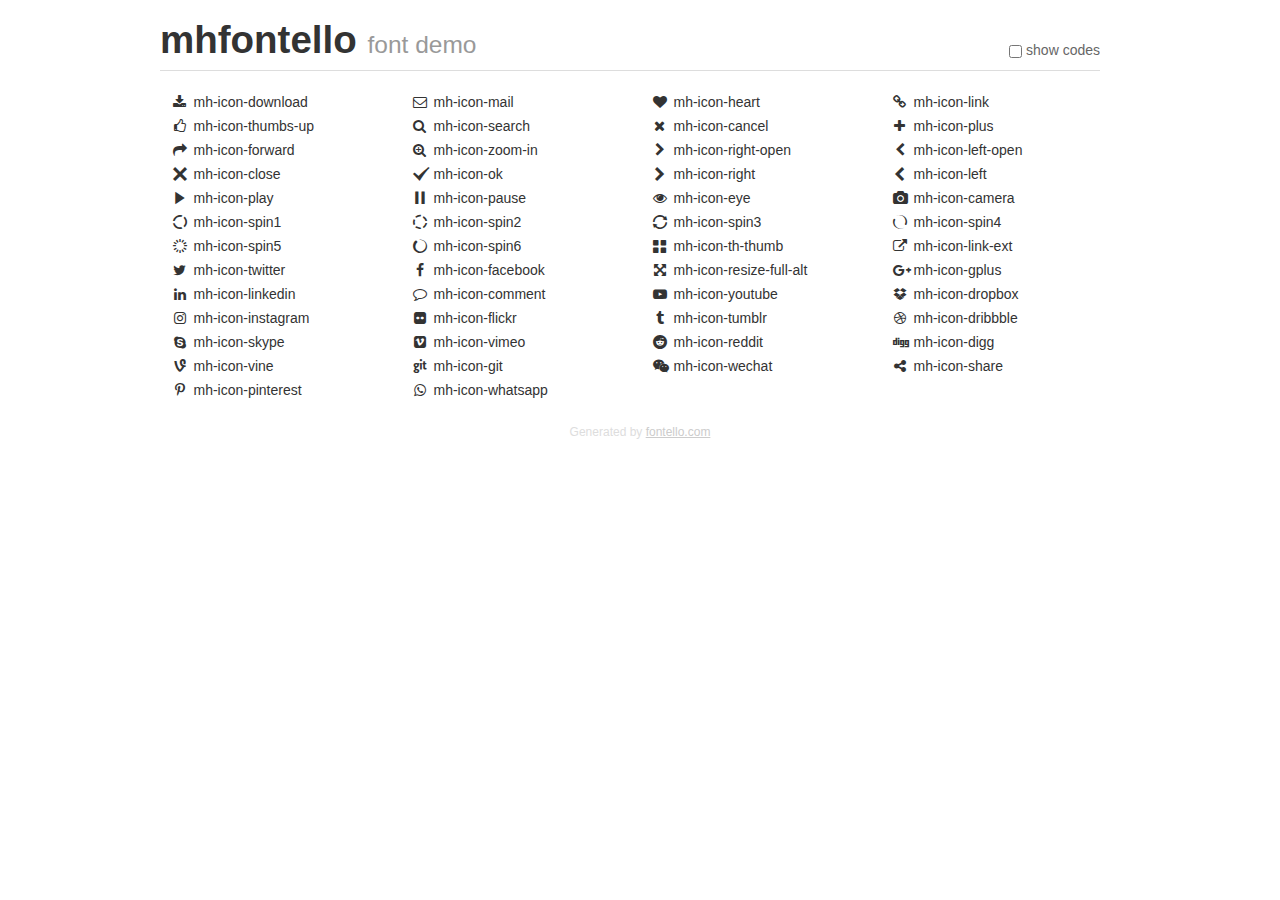
<file: html5lightbox/icons/demo.html>
<!DOCTYPE html>
<html>
  <head><!--[if lt IE 9]><script language="javascript" type="text/javascript" src="//html5shim.googlecode.com/svn/trunk/html5.js"></script><![endif]-->
    <meta charset="UTF-8"><style>/*
 * Bootstrap v2.2.1
 *
 * Copyright 2012 Twitter, Inc
 * Licensed under the Apache License v2.0
 * http://www.apache.org/licenses/LICENSE-2.0
 *
 * Designed and built with all the love in the world @twitter by @mdo and @fat.
 */
.clearfix {
  *zoom: 1;
}
.clearfix:before,
.clearfix:after {
  display: table;
  content: "";
  line-height: 0;
}
.clearfix:after {
  clear: both;
}
html {
  font-size: 100%;
  -webkit-text-size-adjust: 100%;
  -ms-text-size-adjust: 100%;
}
a:focus {
  outline: thin dotted #333;
  outline: 5px auto -webkit-focus-ring-color;
  outline-offset: -2px;
}
a:hover,
a:active {
  outline: 0;
}
button,
input,
select,
textarea {
  margin: 0;
  font-size: 100%;
  vertical-align: middle;
}
button,
input {
  *overflow: visible;
  line-height: normal;
}
button::-moz-focus-inner,
input::-moz-focus-inner {
  padding: 0;
  border: 0;
}
body {
  margin: 0;
  font-family: "Helvetica Neue", Helvetica, Arial, sans-serif;
  font-size: 14px;
  line-height: 20px;
  color: #333;
  background-color: #fff;
}
a {
  color: #08c;
  text-decoration: none;
}
a:hover {
  color: #005580;
  text-decoration: underline;
}
.row {
  margin-left: -20px;
  *zoom: 1;
}
.row:before,
.row:after {
  display: table;
  content: "";
  line-height: 0;
}
.row:after {
  clear: both;
}
[class*="span"] {
  float: left;
  min-height: 1px;
  margin-left: 20px;
}
.container,
.navbar-static-top .container,
.navbar-fixed-top .container,
.navbar-fixed-bottom .container {
  width: 940px;
}
.span12 {
  width: 940px;
}
.span11 {
  width: 860px;
}
.span10 {
  width: 780px;
}
.span9 {
  width: 700px;
}
.span8 {
  width: 620px;
}
.span7 {
  width: 540px;
}
.span6 {
  width: 460px;
}
.span5 {
  width: 380px;
}
.span4 {
  width: 300px;
}
.span3 {
  width: 220px;
}
.span2 {
  width: 140px;
}
.span1 {
  width: 60px;
}
[class*="span"].pull-right,
.row-fluid [class*="span"].pull-right {
  float: right;
}
.container {
  margin-right: auto;
  margin-left: auto;
  *zoom: 1;
}
.container:before,
.container:after {
  display: table;
  content: "";
  line-height: 0;
}
.container:after {
  clear: both;
}
p {
  margin: 0 0 10px;
}
.lead {
  margin-bottom: 20px;
  font-size: 21px;
  font-weight: 200;
  line-height: 30px;
}
small {
  font-size: 85%;
}
h1 {
  margin: 10px 0;
  font-family: inherit;
  font-weight: bold;
  line-height: 20px;
  color: inherit;
  text-rendering: optimizelegibility;
}
h1 small {
  font-weight: normal;
  line-height: 1;
  color: #999;
}
h1 {
  line-height: 40px;
}
h1 {
  font-size: 38.5px;
}
h1 small {
  font-size: 24.5px;
}
body {
  margin-top: 90px;
}
.header {
  position: fixed;
  top: 0;
  left: 50%;
  margin-left: -480px;
  background-color: #fff;
  border-bottom: 1px solid #ddd;
  padding-top: 10px;
  z-index: 10;
}
.footer {
  color: #ddd;
  font-size: 12px;
  text-align: center;
  margin-top: 20px;
}
.footer a {
  color: #ccc;
  text-decoration: underline;
}
.the-icons {
  font-size: 14px;
  line-height: 24px;
}
.switch {
  position: absolute;
  right: 0;
  bottom: 10px;
  color: #666;
}
.switch input {
  margin-right: 0.3em;
}
.codesOn .i-name {
  display: none;
}
.codesOn .i-code {
  display: inline;
}
.i-code {
  display: none;
}
@font-face {
      font-family: 'mhfontello';
      src: url('./font/mhfontello.eot?31543532');
      src: url('./font/mhfontello.eot?31543532#iefix') format('embedded-opentype'),
           url('./font/mhfontello.woff?31543532') format('woff'),
           url('./font/mhfontello.ttf?31543532') format('truetype'),
           url('./font/mhfontello.svg?31543532#mhfontello') format('svg');
      font-weight: normal;
      font-style: normal;
    }
     
     
    .demo-icon
    {
      font-family: "mhfontello";
      font-style: normal;
      font-weight: normal;
      speak: none;
     
      display: inline-block;
      text-decoration: inherit;
      width: 1em;
      margin-right: .2em;
      text-align: center;
      /* opacity: .8; */
     
      /* For safety - reset parent styles, that can break glyph codes*/
      font-variant: normal;
      text-transform: none;
     
      /* fix buttons height, for twitter bootstrap */
      line-height: 1em;
     
      /* Animation center compensation - margins should be symmetric */
      /* remove if not needed */
      margin-left: .2em;
     
      /* You can be more comfortable with increased icons size */
      /* font-size: 120%; */
     
      /* Font smoothing. That was taken from TWBS */
      -webkit-font-smoothing: antialiased;
      -moz-osx-font-smoothing: grayscale;
     
      /* Uncomment for 3D effect */
      /* text-shadow: 1px 1px 1px rgba(127, 127, 127, 0.3); */
    }
     </style>
    <link rel="stylesheet" href="css/animation.css"><!--[if IE 7]><link rel="stylesheet" href="css/" + font.fontname + "-ie7.css"><![endif]-->
    <script>
      function toggleCodes(on) {
        var obj = document.getElementById('icons');
      
        if (on) {
          obj.className += ' codesOn';
        } else {
          obj.className = obj.className.replace(' codesOn', '');
        }
      }
      
    </script>
  </head>
  <body>
    <div class="container header">
      <h1>mhfontello <small>font demo</small></h1>
      <label class="switch">
        <input type="checkbox" onclick="toggleCodes(this.checked)">show codes
      </label>
    </div>
    <div class="container" id="icons">
      <div class="row">
        <div class="the-icons span3" title="Code: 0xe800"><i class="demo-icon mh-icon-download">&#xe800;</i> <span class="i-name">mh-icon-download</span><span class="i-code">0xe800</span></div>
        <div class="the-icons span3" title="Code: 0xe801"><i class="demo-icon mh-icon-mail">&#xe801;</i> <span class="i-name">mh-icon-mail</span><span class="i-code">0xe801</span></div>
        <div class="the-icons span3" title="Code: 0xe802"><i class="demo-icon mh-icon-heart">&#xe802;</i> <span class="i-name">mh-icon-heart</span><span class="i-code">0xe802</span></div>
        <div class="the-icons span3" title="Code: 0xe803"><i class="demo-icon mh-icon-link">&#xe803;</i> <span class="i-name">mh-icon-link</span><span class="i-code">0xe803</span></div>
      </div>
      <div class="row">
        <div class="the-icons span3" title="Code: 0xe804"><i class="demo-icon mh-icon-thumbs-up">&#xe804;</i> <span class="i-name">mh-icon-thumbs-up</span><span class="i-code">0xe804</span></div>
        <div class="the-icons span3" title="Code: 0xe805"><i class="demo-icon mh-icon-search">&#xe805;</i> <span class="i-name">mh-icon-search</span><span class="i-code">0xe805</span></div>
        <div class="the-icons span3" title="Code: 0xe806"><i class="demo-icon mh-icon-cancel">&#xe806;</i> <span class="i-name">mh-icon-cancel</span><span class="i-code">0xe806</span></div>
        <div class="the-icons span3" title="Code: 0xe807"><i class="demo-icon mh-icon-plus">&#xe807;</i> <span class="i-name">mh-icon-plus</span><span class="i-code">0xe807</span></div>
      </div>
      <div class="row">
        <div class="the-icons span3" title="Code: 0xe808"><i class="demo-icon mh-icon-forward">&#xe808;</i> <span class="i-name">mh-icon-forward</span><span class="i-code">0xe808</span></div>
        <div class="the-icons span3" title="Code: 0xe809"><i class="demo-icon mh-icon-zoom-in">&#xe809;</i> <span class="i-name">mh-icon-zoom-in</span><span class="i-code">0xe809</span></div>
        <div class="the-icons span3" title="Code: 0xe80a"><i class="demo-icon mh-icon-right-open">&#xe80a;</i> <span class="i-name">mh-icon-right-open</span><span class="i-code">0xe80a</span></div>
        <div class="the-icons span3" title="Code: 0xe80b"><i class="demo-icon mh-icon-left-open">&#xe80b;</i> <span class="i-name">mh-icon-left-open</span><span class="i-code">0xe80b</span></div>
      </div>
      <div class="row">
        <div class="the-icons span3" title="Code: 0xe80c"><i class="demo-icon mh-icon-close">&#xe80c;</i> <span class="i-name">mh-icon-close</span><span class="i-code">0xe80c</span></div>
        <div class="the-icons span3" title="Code: 0xe80d"><i class="demo-icon mh-icon-ok">&#xe80d;</i> <span class="i-name">mh-icon-ok</span><span class="i-code">0xe80d</span></div>
        <div class="the-icons span3" title="Code: 0xe80e"><i class="demo-icon mh-icon-right">&#xe80e;</i> <span class="i-name">mh-icon-right</span><span class="i-code">0xe80e</span></div>
        <div class="the-icons span3" title="Code: 0xe80f"><i class="demo-icon mh-icon-left">&#xe80f;</i> <span class="i-name">mh-icon-left</span><span class="i-code">0xe80f</span></div>
      </div>
      <div class="row">
        <div class="the-icons span3" title="Code: 0xe810"><i class="demo-icon mh-icon-play">&#xe810;</i> <span class="i-name">mh-icon-play</span><span class="i-code">0xe810</span></div>
        <div class="the-icons span3" title="Code: 0xe811"><i class="demo-icon mh-icon-pause">&#xe811;</i> <span class="i-name">mh-icon-pause</span><span class="i-code">0xe811</span></div>
        <div class="the-icons span3" title="Code: 0xe812"><i class="demo-icon mh-icon-eye">&#xe812;</i> <span class="i-name">mh-icon-eye</span><span class="i-code">0xe812</span></div>
        <div class="the-icons span3" title="Code: 0xe813"><i class="demo-icon mh-icon-camera">&#xe813;</i> <span class="i-name">mh-icon-camera</span><span class="i-code">0xe813</span></div>
      </div>
      <div class="row">
        <div class="the-icons span3" title="Code: 0xe830"><i class="demo-icon mh-icon-spin1 animate-spin">&#xe830;</i> <span class="i-name">mh-icon-spin1</span><span class="i-code">0xe830</span></div>
        <div class="the-icons span3" title="Code: 0xe831"><i class="demo-icon mh-icon-spin2 animate-spin">&#xe831;</i> <span class="i-name">mh-icon-spin2</span><span class="i-code">0xe831</span></div>
        <div class="the-icons span3" title="Code: 0xe832"><i class="demo-icon mh-icon-spin3 animate-spin">&#xe832;</i> <span class="i-name">mh-icon-spin3</span><span class="i-code">0xe832</span></div>
        <div class="the-icons span3" title="Code: 0xe834"><i class="demo-icon mh-icon-spin4 animate-spin">&#xe834;</i> <span class="i-name">mh-icon-spin4</span><span class="i-code">0xe834</span></div>
      </div>
      <div class="row">
        <div class="the-icons span3" title="Code: 0xe838"><i class="demo-icon mh-icon-spin5 animate-spin">&#xe838;</i> <span class="i-name">mh-icon-spin5</span><span class="i-code">0xe838</span></div>
        <div class="the-icons span3" title="Code: 0xe839"><i class="demo-icon mh-icon-spin6 animate-spin">&#xe839;</i> <span class="i-name">mh-icon-spin6</span><span class="i-code">0xe839</span></div>
        <div class="the-icons span3" title="Code: 0xf00a"><i class="demo-icon mh-icon-th-thumb">&#xf00a;</i> <span class="i-name">mh-icon-th-thumb</span><span class="i-code">0xf00a</span></div>
        <div class="the-icons span3" title="Code: 0xf08e"><i class="demo-icon mh-icon-link-ext">&#xf08e;</i> <span class="i-name">mh-icon-link-ext</span><span class="i-code">0xf08e</span></div>
      </div>
      <div class="row">
        <div class="the-icons span3" title="Code: 0xf099"><i class="demo-icon mh-icon-twitter">&#xf099;</i> <span class="i-name">mh-icon-twitter</span><span class="i-code">0xf099</span></div>
        <div class="the-icons span3" title="Code: 0xf09a"><i class="demo-icon mh-icon-facebook">&#xf09a;</i> <span class="i-name">mh-icon-facebook</span><span class="i-code">0xf09a</span></div>
        <div class="the-icons span3" title="Code: 0xf0b2"><i class="demo-icon mh-icon-resize-full-alt">&#xf0b2;</i> <span class="i-name">mh-icon-resize-full-alt</span><span class="i-code">0xf0b2</span></div>
        <div class="the-icons span3" title="Code: 0xf0d5"><i class="demo-icon mh-icon-gplus">&#xf0d5;</i> <span class="i-name">mh-icon-gplus</span><span class="i-code">0xf0d5</span></div>
      </div>
      <div class="row">
        <div class="the-icons span3" title="Code: 0xf0e1"><i class="demo-icon mh-icon-linkedin">&#xf0e1;</i> <span class="i-name">mh-icon-linkedin</span><span class="i-code">0xf0e1</span></div>
        <div class="the-icons span3" title="Code: 0xf0e5"><i class="demo-icon mh-icon-comment">&#xf0e5;</i> <span class="i-name">mh-icon-comment</span><span class="i-code">0xf0e5</span></div>
        <div class="the-icons span3" title="Code: 0xf16a"><i class="demo-icon mh-icon-youtube">&#xf16a;</i> <span class="i-name">mh-icon-youtube</span><span class="i-code">0xf16a</span></div>
        <div class="the-icons span3" title="Code: 0xf16b"><i class="demo-icon mh-icon-dropbox">&#xf16b;</i> <span class="i-name">mh-icon-dropbox</span><span class="i-code">0xf16b</span></div>
      </div>
      <div class="row">
        <div class="the-icons span3" title="Code: 0xf16d"><i class="demo-icon mh-icon-instagram">&#xf16d;</i> <span class="i-name">mh-icon-instagram</span><span class="i-code">0xf16d</span></div>
        <div class="the-icons span3" title="Code: 0xf16e"><i class="demo-icon mh-icon-flickr">&#xf16e;</i> <span class="i-name">mh-icon-flickr</span><span class="i-code">0xf16e</span></div>
        <div class="the-icons span3" title="Code: 0xf173"><i class="demo-icon mh-icon-tumblr">&#xf173;</i> <span class="i-name">mh-icon-tumblr</span><span class="i-code">0xf173</span></div>
        <div class="the-icons span3" title="Code: 0xf17d"><i class="demo-icon mh-icon-dribbble">&#xf17d;</i> <span class="i-name">mh-icon-dribbble</span><span class="i-code">0xf17d</span></div>
      </div>
      <div class="row">
        <div class="the-icons span3" title="Code: 0xf17e"><i class="demo-icon mh-icon-skype">&#xf17e;</i> <span class="i-name">mh-icon-skype</span><span class="i-code">0xf17e</span></div>
        <div class="the-icons span3" title="Code: 0xf194"><i class="demo-icon mh-icon-vimeo">&#xf194;</i> <span class="i-name">mh-icon-vimeo</span><span class="i-code">0xf194</span></div>
        <div class="the-icons span3" title="Code: 0xf1a1"><i class="demo-icon mh-icon-reddit">&#xf1a1;</i> <span class="i-name">mh-icon-reddit</span><span class="i-code">0xf1a1</span></div>
        <div class="the-icons span3" title="Code: 0xf1a6"><i class="demo-icon mh-icon-digg">&#xf1a6;</i> <span class="i-name">mh-icon-digg</span><span class="i-code">0xf1a6</span></div>
      </div>
      <div class="row">
        <div class="the-icons span3" title="Code: 0xf1ca"><i class="demo-icon mh-icon-vine">&#xf1ca;</i> <span class="i-name">mh-icon-vine</span><span class="i-code">0xf1ca</span></div>
        <div class="the-icons span3" title="Code: 0xf1d3"><i class="demo-icon mh-icon-git">&#xf1d3;</i> <span class="i-name">mh-icon-git</span><span class="i-code">0xf1d3</span></div>
        <div class="the-icons span3" title="Code: 0xf1d7"><i class="demo-icon mh-icon-wechat">&#xf1d7;</i> <span class="i-name">mh-icon-wechat</span><span class="i-code">0xf1d7</span></div>
        <div class="the-icons span3" title="Code: 0xf1e0"><i class="demo-icon mh-icon-share">&#xf1e0;</i> <span class="i-name">mh-icon-share</span><span class="i-code">0xf1e0</span></div>
      </div>
      <div class="row">
        <div class="the-icons span3" title="Code: 0xf231"><i class="demo-icon mh-icon-pinterest">&#xf231;</i> <span class="i-name">mh-icon-pinterest</span><span class="i-code">0xf231</span></div>
        <div class="the-icons span3" title="Code: 0xf232"><i class="demo-icon mh-icon-whatsapp">&#xf232;</i> <span class="i-name">mh-icon-whatsapp</span><span class="i-code">0xf232</span></div>
      </div>
    </div>
    <div class="container footer">Generated by <a href="http://fontello.com">fontello.com</a></div>
  </body>
</html>
</file>
<file: html5lightbox/icons/css/animation.css>
/*
   Animation example, for spinners
*/
.animate-spin {
  -moz-animation: spin 2s infinite linear;
  -o-animation: spin 2s infinite linear;
  -webkit-animation: spin 2s infinite linear;
  animation: spin 2s infinite linear;
  display: inline-block;
}
@-moz-keyframes spin {
  0% {
    -moz-transform: rotate(0deg);
    -o-transform: rotate(0deg);
    -webkit-transform: rotate(0deg);
    transform: rotate(0deg);
  }

  100% {
    -moz-transform: rotate(359deg);
    -o-transform: rotate(359deg);
    -webkit-transform: rotate(359deg);
    transform: rotate(359deg);
  }
}
@-webkit-keyframes spin {
  0% {
    -moz-transform: rotate(0deg);
    -o-transform: rotate(0deg);
    -webkit-transform: rotate(0deg);
    transform: rotate(0deg);
  }

  100% {
    -moz-transform: rotate(359deg);
    -o-transform: rotate(359deg);
    -webkit-transform: rotate(359deg);
    transform: rotate(359deg);
  }
}
@-o-keyframes spin {
  0% {
    -moz-transform: rotate(0deg);
    -o-transform: rotate(0deg);
    -webkit-transform: rotate(0deg);
    transform: rotate(0deg);
  }

  100% {
    -moz-transform: rotate(359deg);
    -o-transform: rotate(359deg);
    -webkit-transform: rotate(359deg);
    transform: rotate(359deg);
  }
}
@-ms-keyframes spin {
  0% {
    -moz-transform: rotate(0deg);
    -o-transform: rotate(0deg);
    -webkit-transform: rotate(0deg);
    transform: rotate(0deg);
  }

  100% {
    -moz-transform: rotate(359deg);
    -o-transform: rotate(359deg);
    -webkit-transform: rotate(359deg);
    transform: rotate(359deg);
  }
}
@keyframes spin {
  0% {
    -moz-transform: rotate(0deg);
    -o-transform: rotate(0deg);
    -webkit-transform: rotate(0deg);
    transform: rotate(0deg);
  }

  100% {
    -moz-transform: rotate(359deg);
    -o-transform: rotate(359deg);
    -webkit-transform: rotate(359deg);
    transform: rotate(359deg);
  }
}
</file>
